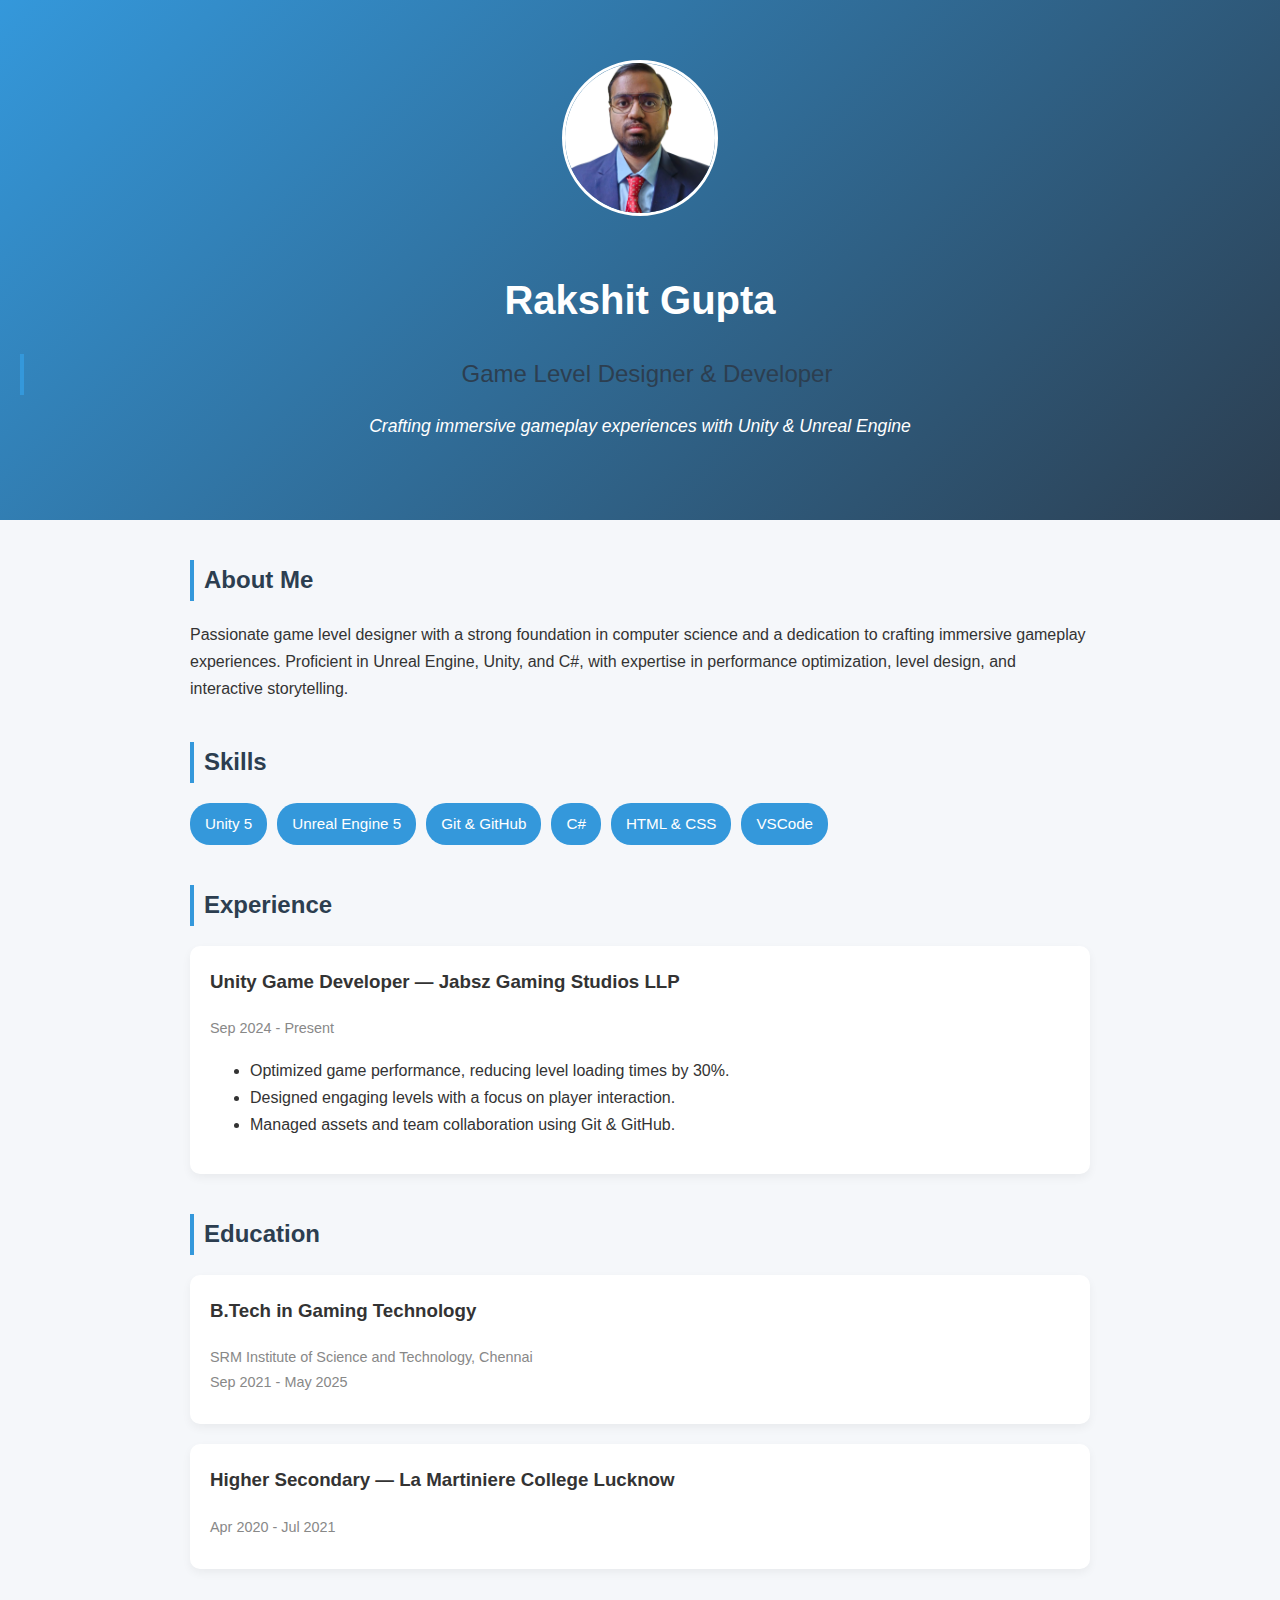
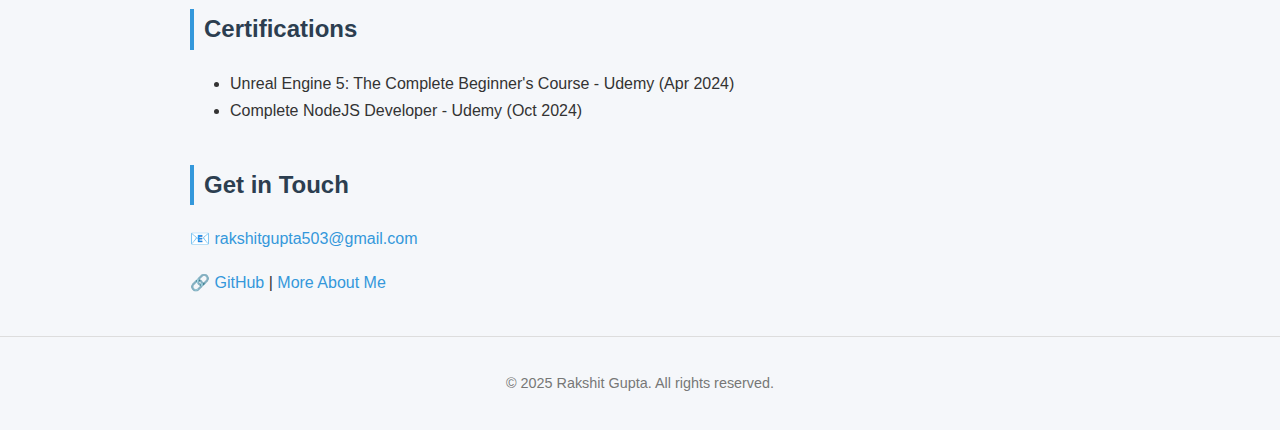
<file: index.html>
<!DOCTYPE html>
<html lang="en">
<head>
  <meta charset="UTF-8">
  <title>My Resume</title>
  <link rel="stylesheet" href="style.css">
</head>
<body>
  <!-- Hero Section -->
  <header class="hero">
    <img src="./Images/ProfilePic.png" alt="Profile Picture" class="profile-pic">
    <h1>Rakshit Gupta</h1>
    <h2>Game Level Designer & Developer</h2>
    <p class="tagline">Crafting immersive gameplay experiences with Unity & Unreal Engine</p>
  </header>

  <!-- Summary -->
  <section class="section about">
    <h2>About Me</h2>
    <p>
      Passionate game level designer with a strong foundation in computer science and a dedication to crafting immersive gameplay experiences. Proficient in Unreal Engine, Unity, and C#, with expertise in performance optimization, level design, and interactive storytelling.
    </p>
  </section>

  <!-- Skills -->
  <section class="section skills">
    <h2>Skills</h2>
    <div class="skill-grid">
      <span>Unity 5</span>
      <span>Unreal Engine 5</span>
      <span>Git & GitHub</span>
      <span>C#</span>
      <span>HTML & CSS</span>
      <span>VSCode</span>
    </div>
  </section>

  <!-- Experience -->
  <section class="section experience">
    <h2>Experience</h2>
    <div class="card">
      <h3>Unity Game Developer — Jabsz Gaming Studios LLP</h3>
      <p class="date">Sep 2024 - Present</p>
      <ul>
        <li>Optimized game performance, reducing level loading times by 30%.</li>
        <li>Designed engaging levels with a focus on player interaction.</li>
        <li>Managed assets and team collaboration using Git & GitHub.</li>
      </ul>
    </div>
  </section>

  <!-- Education -->
  <section class="section education">
    <h2>Education</h2>
    <div class="card">
      <h3>B.Tech in Gaming Technology</h3>
      <p class="date">SRM Institute of Science and Technology, Chennai<br>Sep 2021 - May 2025</p>
    </div>
    <div class="card">
      <h3>Higher Secondary — La Martiniere College Lucknow</h3>
      <p class="date">Apr 2020 - Jul 2021</p>
    </div>
  </section>

  <!-- Certifications -->
  <section class="section certs">
    <h2>Certifications</h2>
    <ul>
      <li>Unreal Engine 5: The Complete Beginner's Course - Udemy (Apr 2024)</li>
      <li>Complete NodeJS Developer - Udemy (Oct 2024)</li>
    </ul>
  </section>

  <!-- Contact -->
  <section class="section contact">
    <h2>Get in Touch</h2>
    <p>📧 <a href="mailto:rakshitgupta503@gmail.com">rakshitgupta503@gmail.com</a></p>
    <p>🔗 <a href="https://rakshitgup.github.io/html.porfolio/" target="_blank">GitHub</a> | <a href="./Contact.html">More About Me</a></p>
  </section>

  <footer>
    <p>© 2025 Rakshit Gupta. All rights reserved.</p>
  </footer>
</body>
</html>
</file>
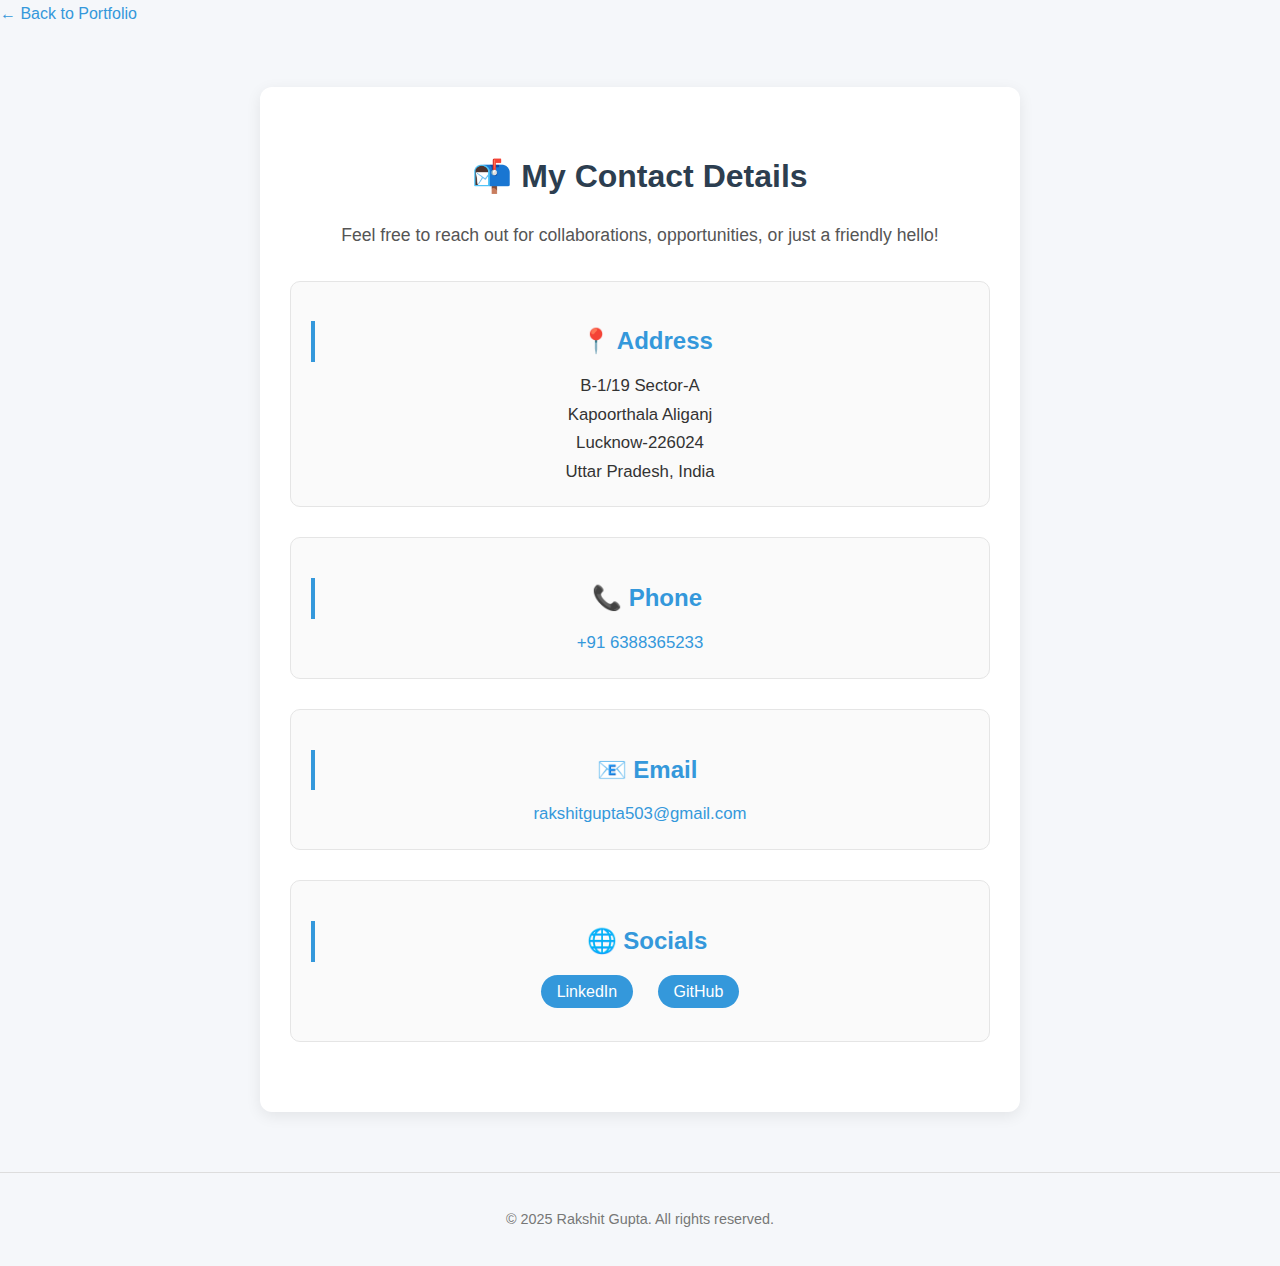
<file: Contact.html>
<!DOCTYPE html>
<html lang="en">
<head>
  <meta charset="UTF-8">
  <title>Contact | Rakshit Gupta</title>
  <link rel="stylesheet" href="style.css">
  <nav>
  <a href="index.html" class="back-btn">← Back to Portfolio</a>
</nav>
</head>
<body>
  <section class="contact-page">
    <h1>📬 My Contact Details</h1>
    <p class="intro">Feel free to reach out for collaborations, opportunities, or just a friendly hello!</p>

    <div class="contact-card">
      <h2>📍 Address</h2>
      <p>
        B-1/19 Sector-A<br/> 
        Kapoorthala Aliganj<br/> 
        Lucknow-226024<br/>
        Uttar Pradesh, India
      </p>
    </div>

    <div class="contact-card">
      <h2>📞 Phone</h2>
      <p><a href="tel:+916388365233">+91 6388365233</a></p>
    </div>

    <div class="contact-card">
      <h2>📧 Email</h2>
      <p><a href="mailto:rakshitgupta503@gmail.com">rakshitgupta503@gmail.com</a></p>
    </div>

    <div class="contact-card">
      <h2>🌐 Socials</h2>
      <ul class="socials">
        <li><a href="https://www.linkedin.com/in/rakshitgupta31/" target="_blank">LinkedIn</a></li>
        <li><a href="https://github.com/rakshitgup" target="_blank">GitHub</a></li>
      </ul>
    </div>
  </section>

  <footer>
    <p>© 2025 Rakshit Gupta. All rights reserved.</p>
  </footer>
</body>
</html>
</file>
<file: style.css>
/* Global Styles */
body {
  font-family: 'Poppins', 'Segoe UI', sans-serif;
  background-color: #f5f7fa;
  color: #333;
  margin: 0;
  padding: 0;
  line-height: 1.7;
}

/* Container spacing */
.section {
  max-width: 900px;
  margin: 40px auto;
  padding: 0 20px;
}

/* Hero Section */
.hero {
  background: linear-gradient(135deg, #3498db, #2c3e50);
  color: white;
  text-align: center;
  padding: 60px 20px;
}

.hero .profile-pic {
  width: 150px;
  height: 150px;
  border-radius: 50%;
  border: 3px solid white;
  object-fit: cover;
  margin-bottom: 15px;
}

.hero h1 {
  font-size: 2.5em;
  margin-bottom: 5px;
}

.hero h2 {
  font-weight: 400;
  margin-bottom: 10px;
}

.tagline {
  font-style: italic;
  font-size: 1.1em;
}

/* Section Headings */
h2 {
  color: #2c3e50;
  border-left: 4px solid #3498db;
  padding-left: 10px;
  margin-bottom: 20px;
}

/* Cards */
.card {
  background: #fff;
  padding: 20px;
  border-radius: 10px;
  box-shadow: 0 4px 10px rgba(0,0,0,0.05);
  margin-bottom: 20px;
}

.card h3 {
  margin-top: 0;
}

.date {
  color: #888;
  font-size: 0.9em;
  margin-bottom: 10px;
}

/* Skills Grid */
.skill-grid {
  display: flex;
  flex-wrap: wrap;
  gap: 10px;
}

.skill-grid span {
  background: #3498db;
  color: white;
  padding: 8px 15px;
  border-radius: 20px;
  font-size: 0.95em;
}

/* Links */
a {
  color: #3498db;
  text-decoration: none;
  font-weight: 500;
}

a:hover {
  text-decoration: underline;
}

/* Footer */
footer {
  text-align: center;
  padding: 20px;
  font-size: 0.9em;
  color: #777;
  margin-top: 40px;
  border-top: 1px solid #ddd;
}

/* Responsive */
@media (max-width: 600px) {
  .hero h1 { font-size: 2em; }
  .hero .profile-pic { width: 120px; height: 120px; }
}

/* Contact Page Styling */
.contact-page {
  max-width: 700px;
  margin: 60px auto;
  background: #fff;
  padding: 40px 30px;
  border-radius: 12px;
  box-shadow: 0 4px 15px rgba(0,0,0,0.08);
  text-align: center;
}

.contact-page h1 {
  color: #2c3e50;
  font-size: 2em;
  margin-bottom: 10px;
}

.contact-page .intro {
  color: #555;
  margin-bottom: 30px;
  font-size: 1.1em;
}

.contact-card {
  margin-bottom: 30px;
  padding: 20px;
  border: 1px solid #e5e5e5;
  border-radius: 10px;
  text-align: center;
  background: #fafafa;
}

.contact-card h2 {
  color: #3498db;
  margin-bottom: 10px;
}

.contact-card p {
  font-size: 1.05em;
  color: #333;
  margin: 0;
}

.contact-card a {
  color: #3498db;
  text-decoration: none;
  font-weight: 500;
}

.contact-card a:hover {
  text-decoration: underline;
}

.socials {
  list-style: none;
  padding: 0;
}

.socials li {
  display: inline-block;
  margin: 0 10px;
}

.socials a {
  background: #3498db;
  color: white;
  padding: 8px 16px;
  border-radius: 20px;
  transition: 0.3s;
}

.socials a:hover {
  background: #2c3e50;
}
</file>
